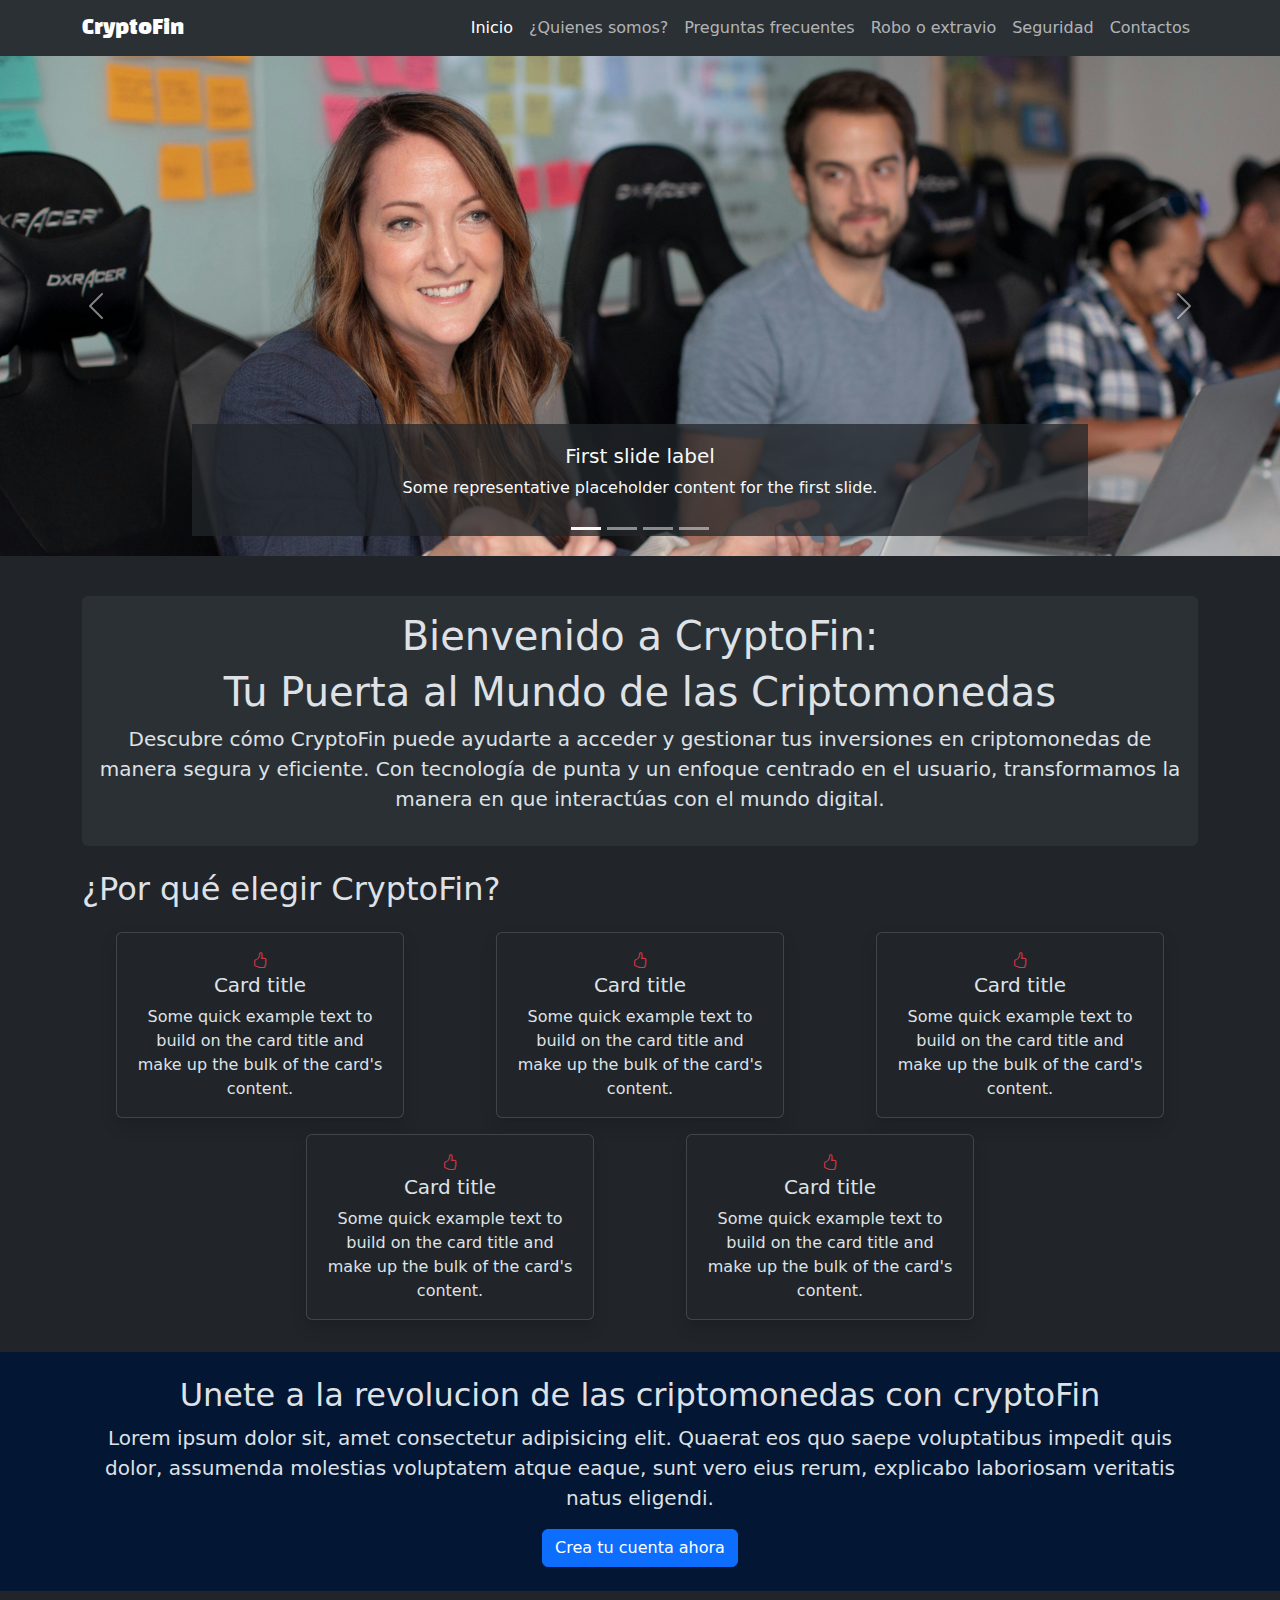
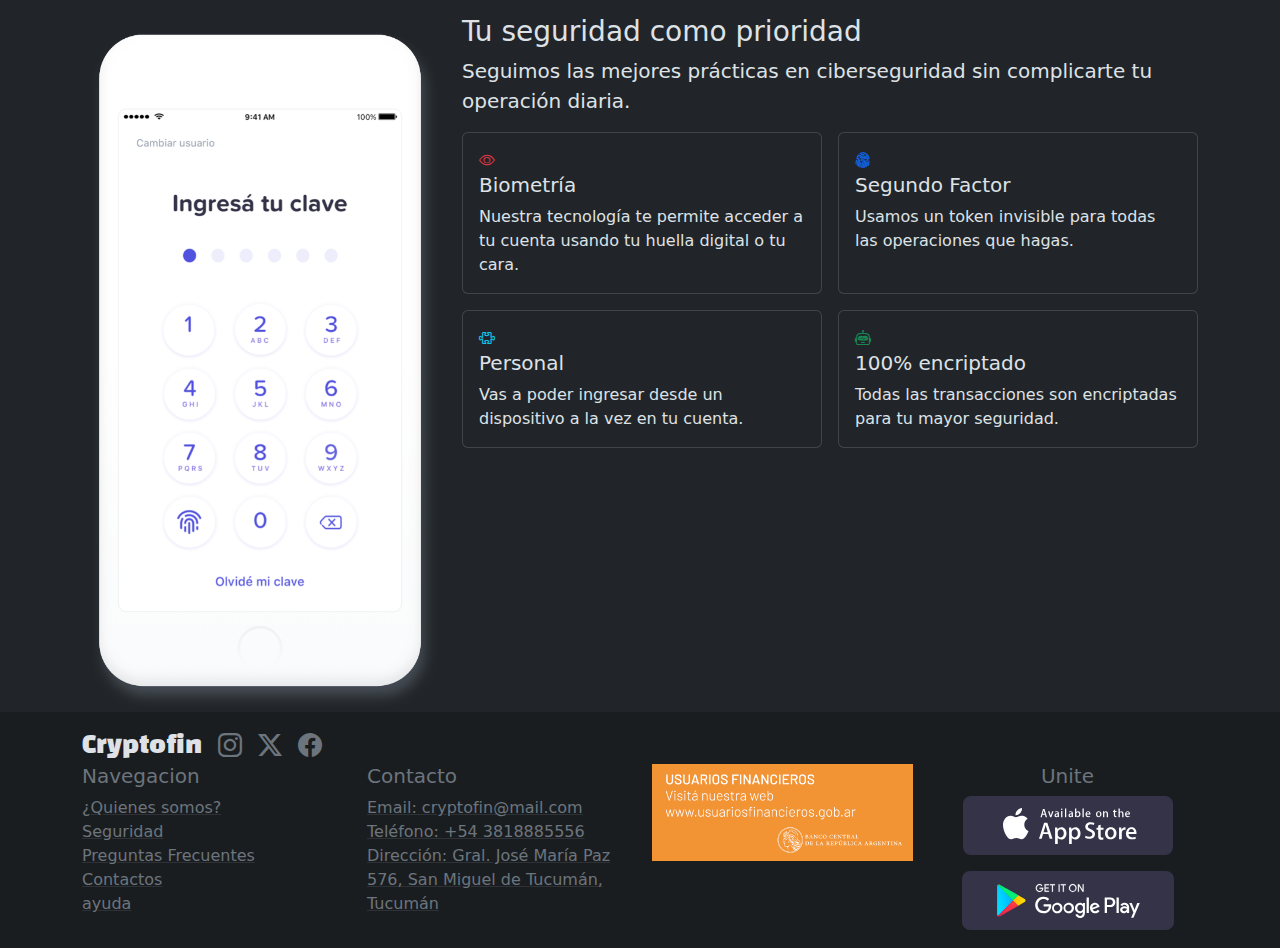
<file: index.html>
<!DOCTYPE html>
<html lang="es" data-bs-theme="dark">
  <head>
    <meta charset="UTF-8" />
    <meta name="viewport" content="width=device-width, initial-scale=1.0" />
    <meta name="description" content="" />
    <meta name="keywords" content="" />
    <link rel="stylesheet" href="./css/bootstrap.min.css" />
    <link rel="stylesheet" href="./css/style.css" />
    <title>CryptoFin</title>
  </head>
  <body>
    <header>
      <nav class="navbar navbar-expand-lg bg-body-tertiary">
        <div class="container">
          <a class="navbar-brand marca" href="./index.html">CryptoFin</a>
          <button
            class="navbar-toggler"
            type="button"
            data-bs-toggle="collapse"
            data-bs-target="#navbarSupportedContent"
            aria-controls="navbarSupportedContent"
            aria-expanded="false"
            aria-label="Toggle navigation"
          >
            <span class="navbar-toggler-icon"></span>
          </button>
          <div class="collapse navbar-collapse" id="navbarSupportedContent">
            <ul class="navbar-nav ms-auto mb-2 mb-lg-0">
              <li class="nav-item">
                <a class="nav-link active" aria-current="page" href="index.html">Inicio</a>
              </li>
              <li class="nav-item">
                <a class="nav-link" href="./pages/quienesSomos.html">¿Quienes somos?</a>
              </li>
              <li class="nav-item">
                <a class="nav-link" href="./pages/preguntasFrecuentes.html">Preguntas frecuentes</a>
              </li>
              <li class="nav-item">
                <a class="nav-link" href="./pages/error404.html">Robo o extravio</a>
              </li>
              <li class="nav-item">
                <a class="nav-link" href="./pages/seguridad.html">Seguridad</a>
              </li>
              <li class="nav-item">
                <a class="nav-link" href="./pages/contactos.html">Contactos</a>
              </li>
              

              
            </ul>
          </div>
        </div>
      </nav>
    </header>
    <main>
      <section id="carouselCryptoFin" class="carousel slide">
        <div class="carousel-indicators">
            <button type="button" data-bs-target="#carouselCryptoFin" data-bs-slide-to="0" class="active bg-light" aria-current="true" aria-label="Slide 1"></button>
            <button type="button" data-bs-target="#carouselCryptoFin" data-bs-slide-to="1" class="bg-light" aria-label="Slide 2"></button>
            <button type="button" data-bs-target="#carouselCryptoFin" data-bs-slide-to="2" class="bg-light" aria-label="Slide 3"></button>
            <button type="button" data-bs-target="#carouselCryptoFin" data-bs-slide-to="3" class="bg-light" aria-label="Slide 4"></button>
        </div>
        <div class="carousel-inner">
            <div class="carousel-item active">
                <img src="./img/banner/atencion.jpg" class="d-block w-100 img-carousel-crypto" alt="imagen de atencion">
                <div class="carousel-caption d-none d-md-block text-light bg-dark bg-opacity-75">
                    <h5>First slide label</h5>
                    <p>Some representative placeholder content for the first slide.</p>
                </div>
            </div>
            <div class="carousel-item">
                <img src="./img/banner/dolar.jpg" class="d-block w-100 img-carousel-crypto" alt="imagen de dolar">
                <div class="carousel-caption d-none d-md-block text-light bg-dark bg-opacity-75">
                    <h5>Second slide label</h5>
                    <p>Some representative placeholder content for the second slide.</p>
                </div>
            </div>
            <div class="carousel-item">
                <img src="./img/banner/crypto.jpeg" class="d-block w-100 img-carousel-crypto" alt="imagen de crypto">
                <div class="carousel-caption d-none d-md-block text-light bg-dark bg-opacity-75">
                    <h5>Third slide label</h5>
                    <p>Some representative placeholder content for the third slide.</p>
                </div>
            </div>
            <div class="carousel-item">
                <img src="./img/banner/inversion.jpg" class="d-block w-100 img-carousel-crypto" alt="Imagen de inversion">
                <div class="carousel-caption d-none d-md-block text-light bg-dark bg-opacity-75">
                    <h5>Fourth slide label</h5>
                    <p>Some representative placeholder content for the fourth slide.</p>
                </div>
            </div>
        </div>
        <button class="carousel-control-prev" type="button" data-bs-target="#carouselCryptoFin" data-bs-slide="prev">
            <span class="carousel-control-prev-icon" aria-hidden="true"></span>
            <span class="visually-hidden">Previous</span>
        </button>
        <button class="carousel-control-next" type="button" data-bs-target="#carouselCryptoFin" data-bs-slide="next">
            <span class="carousel-control-next-icon" aria-hidden="true"></span>
            <span class="visually-hidden">Next</span>
        </button>
    </section>
<section class="container py-3 centrar">
  <article class="container bg-body-tertiary rounded max text-center m-4 p-3 mx-auto">
    <h1>Bienvenido a CryptoFin:</h1>
    <h1 class="fw-thin">Tu Puerta al Mundo de las Criptomonedas</h1>
    <p class="lead">Descubre cómo CryptoFin puede ayudarte a acceder y gestionar tus inversiones en criptomonedas de manera segura y eficiente. Con tecnología de punta y un enfoque centrado en el usuario, transformamos la manera en que interactúas con el mundo digital.</p>
  </article>
  <article>
    <h2 class="my-4">¿Por qué elegir CryptoFin?</h2>
    <div class="row justify-content-center">
      <div class="col-12 col-md-6 col-lg-4 mb-3 d-flex justify-content-center">
        <div class="card shadow h-100" style="width: 18rem;">
          <div class="card-body text-center">
            <i class="bi bi-hand-thumbs-up text-danger"></i>
            <h5 class="card-title">Card title</h5>
            <p class="card-text">Some quick example text to build on the card title and make up the bulk of the card's content.</p>
          </div>
        </div>
      </div>
      
      <div class="col-12 col-md-6 col-lg-4 mb-3 d-flex justify-content-center">
        <div class="card shadow h-100" style="width: 18rem;">
          <div class="card-body text-center">
            <i class="bi bi-hand-thumbs-up text-danger"></i>
            <h5 class="card-title">Card title</h5>
            <p class="card-text">Some quick example text to build on the card title and make up the bulk of the card's content.</p>
          </div>
        </div>
      </div>
      
      <div class="col-12 col-md-6 col-lg-4 mb-3 d-flex justify-content-center">
        <div class="card shadow h-100" style="width: 18rem;">
          <div class="card-body text-center">
            <i class="bi bi-hand-thumbs-up text-danger"></i>
            <h5 class="card-title">Card title</h5>
            <p class="card-text">Some quick example text to build on the card title and make up the bulk of the card's content.</p>
          </div>
        </div>
      </div>
    
      <div class="col-12 col-md-6 col-lg-4 mb-3 d-flex justify-content-center">
        <div class="card shadow h-100" style="width: 18rem;">
          <div class="card-body text-center">
            <i class="bi bi-hand-thumbs-up text-danger"></i>
            <h5 class="card-title">Card title</h5>
            <p class="card-text">Some quick example text to build on the card title and make up the bulk of the card's content.</p>
          </div>
        </div>
      </div>
    
      <div class="col-12 col-md-6 col-lg-4 mb-3 d-flex justify-content-center">
        <div class="card shadow h-100" style="width: 18rem;">
          <div class="card-body text-center">
            <i class="bi bi-hand-thumbs-up text-danger"></i>
            <h5 class="card-title">Card title</h5>
            <p class="card-text">Some quick example text to build on the card title and make up the bulk of the card's content.</p>
          </div>
        </div>
      </div>
    </div>
  </article>
</section>

<section class="bg-primary-subtle py-4 mb-4">
  <div class="container text-center">
<h2>Unete a la revolucion de las criptomonedas con cryptoFin</h2>
<p class="lead">Lorem ipsum dolor sit, amet consectetur adipisicing elit. Quaerat eos quo saepe voluptatibus impedit quis dolor, assumenda molestias voluptatem atque eaque, sunt vero eius rerum, explicabo laboriosam veritatis natus eligendi.</p>
<button class="btn btn-primary" type="submit" data-bs-toggle="modal" data-bs-target="#modalCrearCuenta">Crea tu cuenta ahora</button>  
</div>
</section>
    
<div class="container">
  <div class="row">
    <div class="col-12 col-md-4">
      <img src="./img/iphone-illustration-sec.png" alt="foto iphone" class="img-fluid iphone">
    </div>
    <div class="col-12 col-md-8">
      <h3>Tu seguridad como prioridad</h3>
      <p class="lead">Seguimos las mejores prácticas en ciberseguridad sin complicarte tu operación diaria.</p>
      <div class="row g-3 mb-4"> 
        <div class="col-12 col-md-6">
          <div class="card h-100">
            <div class="card-body">
              <i class="bi bi-eye text-danger"></i>
              <h5 class="card-title">Biometría</h5>
              <p class="card-text">Nuestra tecnología te permite acceder a tu cuenta usando tu huella digital o tu cara.</p>
            </div>
          </div>
        </div>
        <div class="col-12 col-md-6">
          <div class="card h-100">
            <div class="card-body">
              <i class="bi bi-fingerprint text-primary"></i>
              <h5 class="card-title">Segundo Factor</h5>
              <p class="card-text">Usamos un token invisible para todas las operaciones que hagas.</p>
            </div>
          </div>
        </div>
        <div class="col-12 col-md-6">
          <div class="card h-100">
            <div class="card-body">
              <i class="bi bi-puzzle text-info"></i>
              <h5 class="card-title">Personal</h5>
              <p class="card-text">Vas a poder ingresar desde un dispositivo a la vez en tu cuenta.</p>
            </div>
          </div>
        </div>
        <div class="col-12 col-md-6">
          <div class="card h-100">
            <div class="card-body">
              <i class="bi bi-robot text-success"></i>
              <h5 class="card-title">100% encriptado</h5>
              <p class="card-text">Todas las transacciones son encriptadas para tu mayor seguridad.</p>
            </div>
          </div>
        </div>
      </div>
    </div>
  </div>
</div>

    </main>

<!-- Modal -->
<div class="modal fade" id="modalCrearCuenta" tabindex="-1" aria-labelledby="modalCrearCuentaLabel" aria-hidden="true">
  <div class="modal-dialog">
    <div class="modal-content">
      <div class="modal-header">
        <h2 class="modal-title fs-5" id="modalCrearCuentaLabel">Crea tu cuenta</h2>
        <button type="button" class="btn-close" data-bs-dismiss="modal" aria-label="Close"></button>
      </div>
      <div class="modal-body p-2">
        <p>Completa los siguientes datos para crear una cuenta:</p>
        <form id="formCrearCuenta" autocomplete="off">
          <div class="mb-3">
            <label for="fullName" class="form-label">Nombre y apellido *</label>
            <input type="text" class="form-control" placeholder="Ej: Juan Perez" id="fullName" aria-describedby="nombreHelp" required>
          </div>
          <div class="mb-3">
            <label for="InputEmail1" class="form-label">Email *</label>
            <input type="email" class="form-control" placeholder="Ej: juanperez@mail.com" id="InputEmail1" aria-describedby="emailHelp" required>
          </div>
          <div class="mb-3">
            <label for="Inputcontraseña1" class="form-label">Contraseña *</label>
            <input type="contraseña" class="form-control" id="Inputcontraseña1" required>
          </div>
          <div class="mb-3">
            <label for="Inputcontraseña2" class="form-label">Repetir contraseña *</label>
            <input type="contraseña" class="form-control" id="Inputcontraseña2" required>
          </div>
        </form>
      </div>
      <div class="modal-footer">
        <button type="submit" class="btn btn-primary" form="formCrearCuenta">Enviar</button>
      </div>
    </div>
  </div>
</div>

<footer class="bg-dark-subtle py-3">
  <div class="container">
  <div class="d-flex gap-3 justify-content-center justify-content-md-start">
      <h4 class="marca mb-0 align-self-center">Cryptofin</h4>
      <a href="" class="link-secondary"><i class="bi bi-instagram fs-4"></i></a>
      <a href="" class="link-secondary"><i class="bi bi-twitter-x fs-4"></i></a>
      <a href="" class="link-secondary"><i class="bi bi-facebook fs-4"></i></a>
  </div>
  <div class="row">
      <article class="col-12 col-md-6 col-lg-3 text-center text-md-start"><h5 class="text-secondary">Navegacion</h5>
      <ul class="list-unstyled">
        <li><a href="./quienesSomos.html" class="link-secondary link-underline-opacity-25 link-underline-opacity-100-hover">¿Quienes somos?</a></li>
        <li><a href="./seguridad.html" class="link-secondary link-underline-opacity-25 link-underline-opacity-100-hover">Seguridad</a></li>
        <li><a href="./preguntasFrecuentes.html" class="link-secondary link-underline-opacity-25 link-underline-opacity-100-hover">Preguntas Frecuentes</a></li>
        <li><a href="./contactos.html" class="link-secondary link-underline-opacity-25 link-underline-opacity-100-hover">Contactos</a></li>
        <li><a href="./error404.html" class="link-secondary link-underline-opacity-25 link-underline-opacity-100-hover">ayuda</a></li>
      </ul>
      </article>
      <article class="col-12 col-md-6 col-lg-3 text-center text-md-start"><h5 class="text-secondary">Contacto</h5>
        <ul class="list-unstyled">
          <li><a href="" class="link-secondary link-underline-opacity-25 link-underline-opacity-100-hover">Email: cryptofin@mail.com</a></li>
          <li><a href="./error404.html" class="link-secondary link-underline-opacity-25 link-underline-opacity-100-hover">Teléfono: +54 3818885556 </a></li>
          <li><a href="https://maps.app.goo.gl/5nXTdLfif41Eq9V38" target="_blank" class="link-secondary link-underline-opacity-25 link-underline-opacity-100-hover">Dirección: Gral. José María Paz 576, San Miguel de Tucumán, Tucumán</a></li>
        </ul></article>
      <article class="col-12 col-md-6 col-lg-3">
      <a href="./error404.html">
        <img src="./img/usuariosfinancieros.png" alt="Logo usuarios financieros Banco Central" class="img-fluid">
      </a>
      </article>
      <article class="col-12 col-md-6 col-lg-3">
        <div class="text-center">
        <h5 class="text-secondary">Unite</h5>
        <a href="./error404.html">
        <img src="./img/badge-apple-store.svg" alt="Logo apple store">
        <img src="./img/google-play-badge-bb.svg" alt="Logo google play" class="mt-3">
      </a>
    </div>
      </article>
  </div>
</div>
</div>
</footer>
    <script src="./js/bootstrap.min.js"></script>
  </body>
</html>
</file>
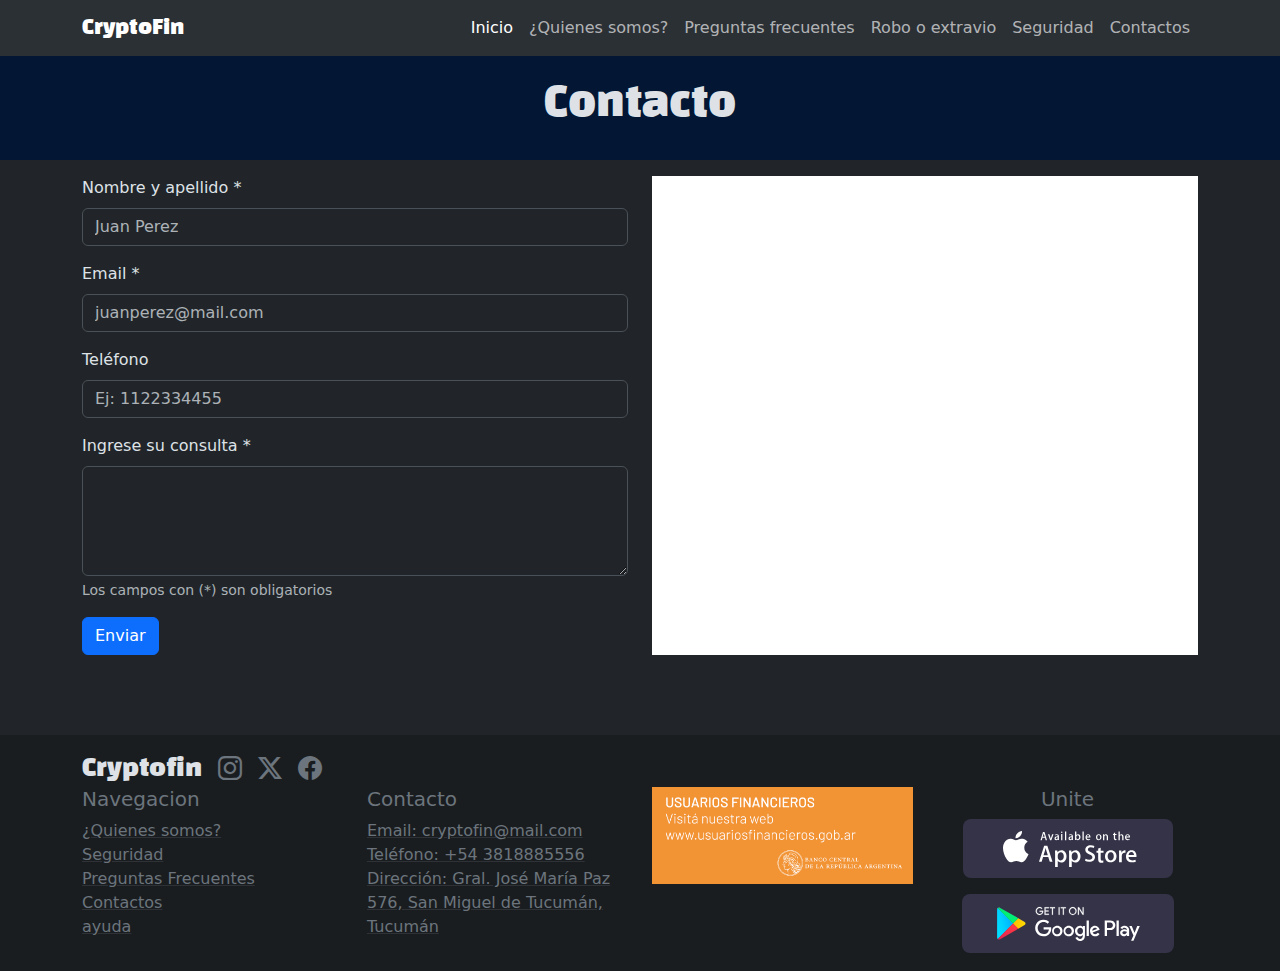
<file: pages/contactos.html>
<!DOCTYPE html>
<html lang="es" data-bs-theme="dark">
  <head>
    <meta charset="UTF-8" />
    <meta name="viewport" content="width=device-width, initial-scale=1.0" />
    <meta name="description" content="" />
    <meta name="keywords" content="" />
    <link rel="stylesheet" href="../css/bootstrap.min.css" />
    <link rel="stylesheet" href="../css/style.css" />
    <title>CryptoFin</title>
  </head>
  <body>
    <header>
      <nav class="navbar navbar-expand-lg bg-body-tertiary">
        <div class="container">
          <a class="navbar-brand marca" href="../index.html">CryptoFin</a>
          <button
            class="navbar-toggler"
            type="button"
            data-bs-toggle="collapse"
            data-bs-target="#navbarSupportedContent"
            aria-controls="navbarSupportedContent"
            aria-expanded="false"
            aria-label="Toggle navigation"
          >
            <span class="navbar-toggler-icon"></span>
          </button>
          <div class="collapse navbar-collapse" id="navbarSupportedContent">
            <ul class="navbar-nav ms-auto mb-2 mb-lg-0">
              <li class="nav-item">
                <a class="nav-link active" aria-current="page" href="../index.html">Inicio</a>
              </li>
              <li class="nav-item">
                <a class="nav-link" href="./quienesSomos.html">¿Quienes somos?</a>
              </li>
              <li class="nav-item">
                <a class="nav-link" href="./preguntasFrecuentes.html">Preguntas frecuentes</a>
              </li>
              <li class="nav-item">
                <a class="nav-link" href="./error404.html">Robo o extravio</a>
              </li>
              <li class="nav-item">
                <a class="nav-link" href="./seguridad.html">Seguridad</a>
              </li>
              <li class="nav-item">
                <a class="nav-link" href="./contactos.html">Contactos</a>
              </li>
              

              
            </ul>
          </div>
        </div>
      </nav>
    </header>
    <main class="mb-5">
      <section class="bg-primary-subtle py-4">
        <h1 class="text-center marca">Contacto</h1>
      </section>
      <section class="container my-3">
        <div class="row">
<article class="col-12 col-md-6 mb-3">
  <form>
    <div class="mb-3">
      <label for="fullName" class="form-label">Nombre y apellido *</label>
<input type="text" class="form-control" placeholder="Juan Perez" id="fullName" aria-describedby="nameHelp">
    </div>
    <div class="mb-3">
      <label for="exampleInputEmail1" class="form-label">Email *</label>
      <input type="email" class="form-control" placeholder="juanperez@mail.com" id="exampleInputEmail1" aria-describedby="emailHelp">
    </div>
    <div class="mb-3">
      <label for="phoneNumber" class="form-label">Teléfono</label>
<input type="tel" class="form-control" id="phoneNumber" placeholder="Ej: 1122334455">

    </div>
    <div class="mb-3">
      <label for="consulta" class="form-label">Ingrese su consulta *</label>
      <textarea id="consulta" class="form-control" rows="4" minlength="10" maxlength="250" required></textarea>
      <div id="emailHelp" class="form-text">Los campos con (*) son obligatorios</div>
  </div>
    
    <button type="submit" class="btn btn-primary">Enviar</button>
  </form>
</article>
<article class="col-12 col-md-6 mb-3">
  <iframe src="https://www.google.com/maps/embed?pb=!1m18!1m12!1m3!1d3560.106067949496!2d-65.20974192534409!3d-26.836578490025605!2m3!1f0!2f0!3f0!3m2!1i1024!2i768!4f13.1!3m3!1m2!1s0x94225d3ad7f30f1d%3A0xf8606cd659b8e3e4!2sRollingCode%20School!5e0!3m2!1ses!2sar!4v1741836022795!5m2!1ses!2sar" allowfullscreen="" loading="lazy" referrerpolicy="no-referrer-when-downgrade" class="w-100 h-100"></iframe>
</article>
        </div>
      </section>

      <!--<nav aria-label="Page navigation example" class="d-flex justify-content-center">
        <ul class="pagination">
          <li class="page-item">
            <a class="page-link" href="#" aria-label="Previous">
              <span aria-hidden="true">&laquo;</span>
            </a>
          </li>
          <li class="page-item active"><a class="page-link" href="#">1</a></li>
          <li class="page-item"><a class="page-link" href="#">2</a></li>
          <li class="page-item"><a class="page-link" href="#">3</a></li>
          <li class="page-item">
            <a class="page-link" href="#" aria-label="Next">
              <span aria-hidden="true">&raquo;</span>
            </a>
          </li>
        </ul>
      </nav>-->
    </main>
    


    <footer class="bg-dark-subtle py-3">
      <div class="container">
      <div class="d-flex gap-3 justify-content-center justify-content-md-start">
          <h4 class="marca mb-0 align-self-center">Cryptofin</h4>
          <a href="" class="link-secondary"><i class="bi bi-instagram fs-4"></i></a>
          <a href="" class="link-secondary"><i class="bi bi-twitter-x fs-4"></i></a>
          <a href="" class="link-secondary"><i class="bi bi-facebook fs-4"></i></a>
      </div>
      <div class="row">
          <article class="col-12 col-md-6 col-lg-3 text-center text-md-start"><h5 class="text-secondary">Navegacion</h5>
          <ul class="list-unstyled">
            <li><a href="./quienesSomos.html" class="link-secondary link-underline-opacity-25 link-underline-opacity-100-hover">¿Quienes somos?</a></li>
            <li><a href="./seguridad.html" class="link-secondary link-underline-opacity-25 link-underline-opacity-100-hover">Seguridad</a></li>
            <li><a href="./preguntasFrecuentes.html" class="link-secondary link-underline-opacity-25 link-underline-opacity-100-hover">Preguntas Frecuentes</a></li>
            <li><a href="./contactos.html" class="link-secondary link-underline-opacity-25 link-underline-opacity-100-hover">Contactos</a></li>
            <li><a href="./error404.html" class="link-secondary link-underline-opacity-25 link-underline-opacity-100-hover">ayuda</a></li>
          </ul>
          </article>
          <article class="col-12 col-md-6 col-lg-3 text-center text-md-start"><h5 class="text-secondary">Contacto</h5>
            <ul class="list-unstyled">
              <li><a href="" class="link-secondary link-underline-opacity-25 link-underline-opacity-100-hover">Email: cryptofin@mail.com</a></li>
              <li><a href="./error404.html" class="link-secondary link-underline-opacity-25 link-underline-opacity-100-hover">Teléfono: +54 3818885556 </a></li>
              <li><a href="https://maps.app.goo.gl/5nXTdLfif41Eq9V38" target="_blank" class="link-secondary link-underline-opacity-25 link-underline-opacity-100-hover">Dirección: Gral. José María Paz 576, San Miguel de Tucumán, Tucumán</a></li>
            </ul></article>
          <article class="col-12 col-md-6 col-lg-3">
          <a href="./error404.html">
            <img src="../img/usuariosfinancieros.png" alt="Logo usuarios financieros Banco Central" class="img-fluid">
          </a>
          </article>
          <article class="col-12 col-md-6 col-lg-3">
            <div class="text-center">
            <h5 class="text-secondary">Unite</h5>
            <a href="./error404.html">
            <img src="../img/badge-apple-store.svg" alt="Logo apple store">
            <img src="../img/google-play-badge-bb.svg" alt="Logo google play" class="mt-3">
          </a>
        </div>
          </article>
      </div>
  </div>
</div>
  </footer>
    <script src="../js/bootstrap.min.js"></script>
  </body>
</html>
</file>
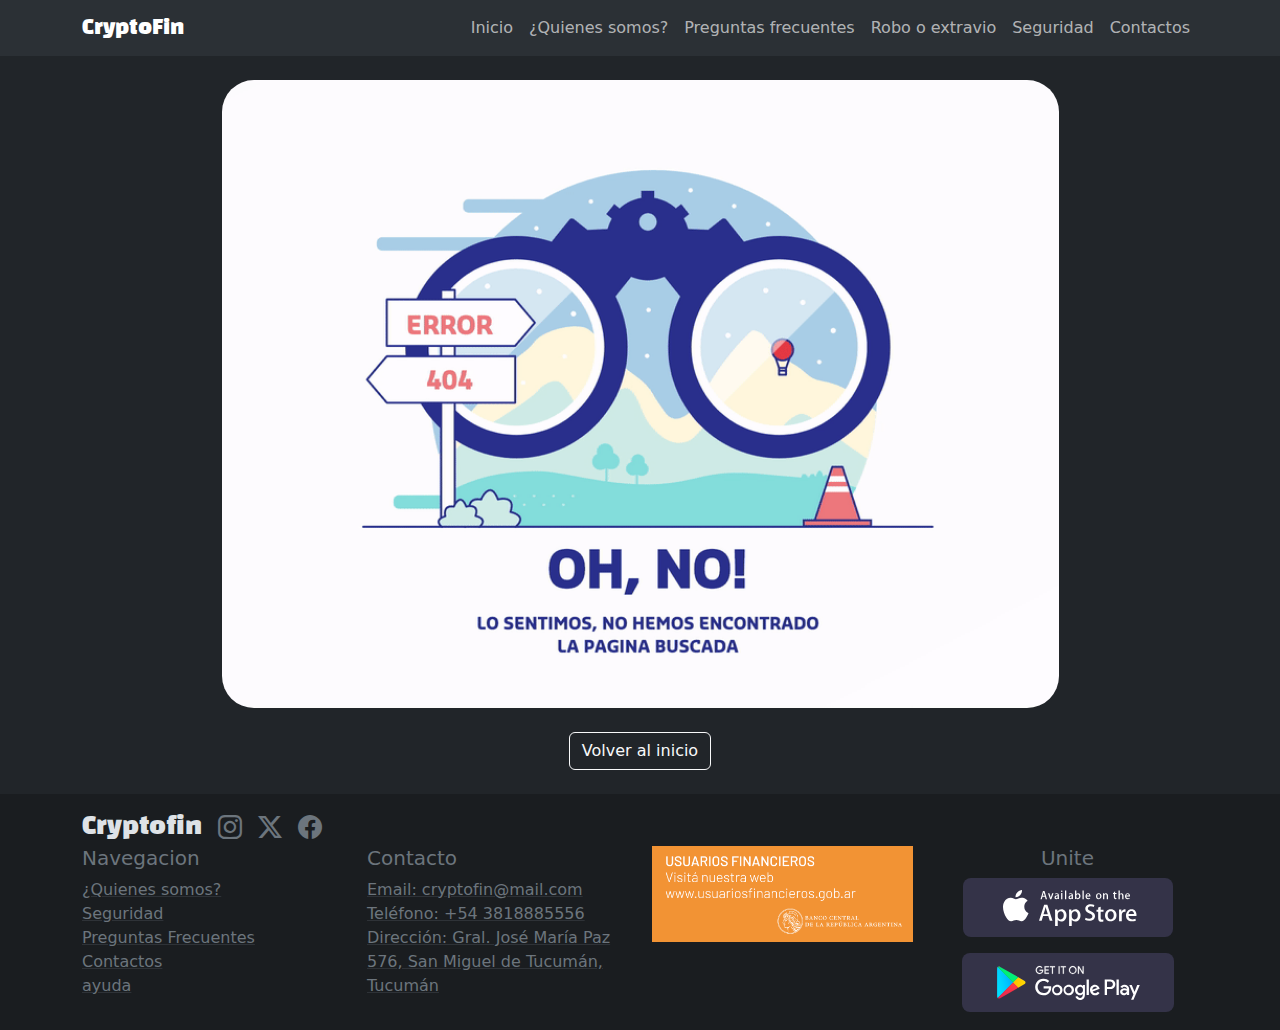
<file: pages/error404.html>
<!DOCTYPE html>
<html lang="es" data-bs-theme="dark">
  <head>
    <meta charset="UTF-8" />
    <meta name="viewport" content="width=device-width, initial-scale=1.0" />
    <meta name="description" content="" />
    <meta name="keywords" content="" />
    <link rel="stylesheet" href="../css/bootstrap.min.css" />
    <link rel="stylesheet" href="../css/style.css" />
    <title>CryptoFin</title>
  </head>
  <body>
    <header>
      <nav class="navbar navbar-expand-lg bg-body-tertiary">
        <div class="container">
          <a class="navbar-brand marca" href="../index.html">CryptoFin</a>
          <button
            class="navbar-toggler"
            type="button"
            data-bs-toggle="collapse"
            data-bs-target="#navbarSupportedContent"
            aria-controls="navbarSupportedContent"
            aria-expanded="false"
            aria-label="Toggle navigation"
          >
            <span class="navbar-toggler-icon"></span>
          </button>
          <div class="collapse navbar-collapse" id="navbarSupportedContent">
            <ul class="navbar-nav ms-auto mb-2 mb-lg-0">
              <li class="nav-item">
                <a class="nav-link" aria-current="page" href="../index.html">Inicio</a>
              </li>
              <li class="nav-item">
                <a class="nav-link" href="./quienesSomos.html">¿Quienes somos?</a>
              </li>
              <li class="nav-item">
                <a class="nav-link" href="./preguntasFrecuentes.html">Preguntas frecuentes</a>
              </li>
              <li class="nav-item">
                <a class="nav-link" href="./error404.html">Robo o extravio</a>
              </li>
              <li class="nav-item">
                <a class="nav-link" href="./seguridad.html">Seguridad</a>
              </li>
              <li class="nav-item">
                <a class="nav-link" href="./contactos.html">Contactos</a>
              </li>
              

              
            </ul>
          </div>
        </div>
      </nav>
    </header>
    <main class="container my-4 d-flex flex-column align-items-center">
      <img src="../img/404.gif" alt="Logo de error404" class="w-75 rounded-5">
      <a href="../index.html" class="btn btn-outline-light mt-4">Volver al inicio</a>
    </main>
    


    <footer class="bg-dark-subtle py-3">
      <div class="container">
      <div class="d-flex gap-3 justify-content-center justify-content-md-start">
          <h4 class="marca mb-0 align-self-center">Cryptofin</h4>
          <a href="" class="link-secondary"><i class="bi bi-instagram fs-4"></i></a>
          <a href="" class="link-secondary"><i class="bi bi-twitter-x fs-4"></i></a>
          <a href="" class="link-secondary"><i class="bi bi-facebook fs-4"></i></a>
      </div>
      <div class="row">
          <article class="col-12 col-md-6 col-lg-3 text-center text-md-start"><h5 class="text-secondary">Navegacion</h5>
          <ul class="list-unstyled">
            <li><a href="./quienesSomos.html" class="link-secondary link-underline-opacity-25 link-underline-opacity-100-hover">¿Quienes somos?</a></li>
            <li><a href="./seguridad.html" class="link-secondary link-underline-opacity-25 link-underline-opacity-100-hover">Seguridad</a></li>
            <li><a href="./preguntasFrecuentes.html" class="link-secondary link-underline-opacity-25 link-underline-opacity-100-hover">Preguntas Frecuentes</a></li>
            <li><a href="./contactos.html" class="link-secondary link-underline-opacity-25 link-underline-opacity-100-hover">Contactos</a></li>
            <li><a href="./error404.html" class="link-secondary link-underline-opacity-25 link-underline-opacity-100-hover">ayuda</a></li>
          </ul>
          </article>
          <article class="col-12 col-md-6 col-lg-3 text-center text-md-start"><h5 class="text-secondary">Contacto</h5>
            <ul class="list-unstyled">
              <li><a href="" class="link-secondary link-underline-opacity-25 link-underline-opacity-100-hover">Email: cryptofin@mail.com</a></li>
              <li><a href="./error404.html" class="link-secondary link-underline-opacity-25 link-underline-opacity-100-hover">Teléfono: +54 3818885556 </a></li>
              <li><a href="https://maps.app.goo.gl/5nXTdLfif41Eq9V38" target="_blank" class="link-secondary link-underline-opacity-25 link-underline-opacity-100-hover">Dirección: Gral. José María Paz 576, San Miguel de Tucumán, Tucumán</a></li>
            </ul></article>
          <article class="col-12 col-md-6 col-lg-3">
          <a href="./error404.html">
            <img src="../img/usuariosfinancieros.png" alt="Logo usuarios financieros Banco Central" class="img-fluid">
          </a>
          </article>
          <article class="col-12 col-md-6 col-lg-3">
            <div class="text-center">
            <h5 class="text-secondary">Unite</h5>
            <a href="./error404.html">
            <img src="../img/badge-apple-store.svg" alt="Logo apple store">
            <img src="../img/google-play-badge-bb.svg" alt="Logo google play" class="mt-3">
          </a>
        </div>
          </article>
      </div>
  </div>
</div>
  </footer>
    <script src="../js/bootstrap.min.js"></script>
  </body>
</html>
</file>
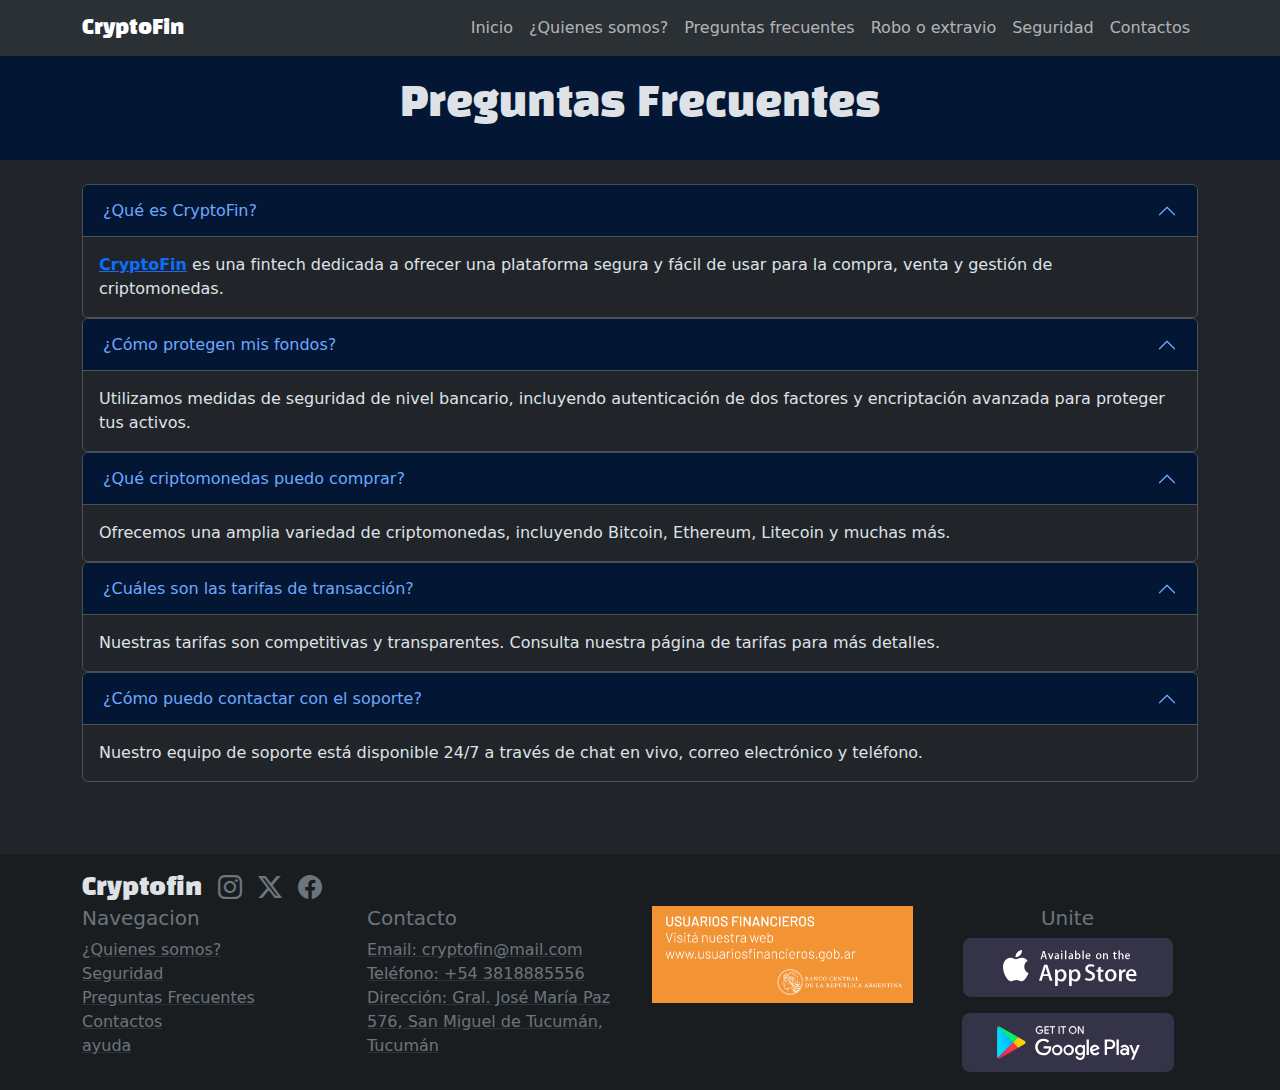
<file: pages/preguntasFrecuentes.html>
<!DOCTYPE html>
<html lang="es" data-bs-theme="dark">
  <head>
    <meta charset="UTF-8" />
    <meta name="viewport" content="width=device-width, initial-scale=1.0" />
    <meta name="description" content="" />
    <meta name="keywords" content="" />
    <link rel="stylesheet" href="../css/bootstrap.min.css" />
    <link rel="stylesheet" href="../css/style.css" />
    <title>CryptoFin</title>
  </head>
  <body>
    <header>
      <nav class="navbar navbar-expand-lg bg-body-tertiary">
        <div class="container">
          <a class="navbar-brand marca" href="../index.html">CryptoFin</a>
          <button
            class="navbar-toggler"
            type="button"
            data-bs-toggle="collapse"
            data-bs-target="#navbarSupportedContent"
            aria-controls="navbarSupportedContent"
            aria-expanded="false"
            aria-label="Toggle navigation"
          >
            <span class="navbar-toggler-icon"></span>
          </button>
          <div class="collapse navbar-collapse" id="navbarSupportedContent">
            <ul class="navbar-nav ms-auto mb-2 mb-lg-0">
              <li class="nav-item">
                <a class="nav-link" aria-current="page" href="../index.html">Inicio</a>
              </li>
              <li class="nav-item">
                <a class="nav-link" href="./quienesSomos.html">¿Quienes somos?</a>
              </li>
              <li class="nav-item">
                <a class="nav-link" href="./preguntasFrecuentes.html">Preguntas frecuentes</a>
              </li>
              <li class="nav-item">
                <a class="nav-link" href="./error404.html">Robo o extravio</a>
              </li>
              <li class="nav-item">
                <a class="nav-link" href="./seguridad.html">Seguridad</a>
              </li>
              <li class="nav-item">
                <a class="nav-link" href="./contactos.html">Contactos</a>
              </li>
              

              
            </ul>
          </div>
        </div>
      </nav>
    </header>
    <main class="mb-5">
        <section class="bg-primary-subtle py-4">
            <h1 class="text-center marca">Preguntas Frecuentes</h1>
          </section>
          <section class="container my-4">
<article>
    <div class="accordion" id="acordion">
<div class="accordion-item">
<h4 class="accordion-header">
    <button class="accordion-button" type="button" data-bs-toggle="collapse" data-bs-target="#QueEsCryptoFin" aria-expanded="true" aria-controls="collapseOne">¿Qué es CryptoFin?</button>
</h4>
<div id="QueEsCryptoFin" class="accordion collapse collapse show" data-bs-parent="#acordion">
<div class="acordion-body p-3">
<strong class="text-primary text-decoration-underline">CryptoFin</strong>
es una fintech dedicada a ofrecer una plataforma segura y fácil de usar para la compra, venta y gestión de criptomonedas.
</div>
</div>
</div>
    </div>
</article>
<article>
  <div class="accordion" id="acordion">
<div class="accordion-item">
<h4 class="accordion-header">
  <button class="accordion-button" type="button" data-bs-toggle="collapse" data-bs-target="#ComoProtegenMisFondos" aria-expanded="true" aria-controls="collapseOne">¿Cómo protegen mis fondos?</button>
</h4>
<div id="ComoProtegenMisFondos" class="accordion collapse collapse show" data-bs-parent="#acordion">
<div class="acordion-body p-3">
Utilizamos medidas de seguridad de nivel bancario, incluyendo autenticación de dos factores y encriptación avanzada para proteger tus activos.
</div>
</div>
</div>
  </div>
</article>
<article>
  <div class="accordion" id="acordion">
<div class="accordion-item">
<h4 class="accordion-header">
  <button class="accordion-button" type="button" data-bs-toggle="collapse" data-bs-target="#QueCriptomonedasPuedoComprar" aria-expanded="true" aria-controls="collapseOne">¿Qué criptomonedas puedo comprar?</button>
</h4>
<div id="QueCriptomonedasPuedoComprar" class="accordion collapse collapse show" data-bs-parent="#acordion">
<div class="acordion-body p-3">
Ofrecemos una amplia variedad de criptomonedas, incluyendo Bitcoin, Ethereum, Litecoin y muchas más.
</div>
</div>
</div>
  </div>
</article>
<article>
  <div class="accordion" id="acordion">
<div class="accordion-item">
<h4 class="accordion-header">
  <button class="accordion-button" type="button" data-bs-toggle="collapse" data-bs-target="#CualesSonLasTarifasDeTransaccion" aria-expanded="true" aria-controls="collapseOne">¿Cuáles son las tarifas de transacción?</button>
</h4>
<div id="CualesSonLasTarifasDeTransaccion" class="accordion collapse collapse show" data-bs-parent="#acordion">
<div class="acordion-body p-3">
Nuestras tarifas son competitivas y transparentes. Consulta nuestra página de tarifas para más detalles.
</div>
</div>
</div>
  </div>
</article>
<article>
  <div class="accordion" id="acordion">
<div class="accordion-item">
<h4 class="accordion-header">
  <button class="accordion-button" type="button" data-bs-toggle="collapse" data-bs-target="#ComoPuedoContactarConElSoporte" aria-expanded="true" aria-controls="collapseOne">¿Cómo puedo contactar con el soporte?</button>
</h4>
<div id="ComoPuedoContactarConElSoporte" class="accordion collapse collapse show" data-bs-parent="#acordion">
<div class="acordion-body p-3">
Nuestro equipo de soporte está disponible 24/7 a través de chat en vivo, correo electrónico y teléfono.
</div>
</div>
</div>
  </div>
</article>
          </section>
    </main>
    


    <footer class="bg-dark-subtle py-3">
      <div class="container">
      <div class="d-flex gap-3 justify-content-center justify-content-md-start">
          <h4 class="marca mb-0 align-self-center">Cryptofin</h4>
          <a href="" class="link-secondary"><i class="bi bi-instagram fs-4"></i></a>
          <a href="" class="link-secondary"><i class="bi bi-twitter-x fs-4"></i></a>
          <a href="" class="link-secondary"><i class="bi bi-facebook fs-4"></i></a>
      </div>
      <div class="row">
          <article class="col-12 col-md-6 col-lg-3 text-center text-md-start"><h5 class="text-secondary">Navegacion</h5>
          <ul class="list-unstyled">
            <li><a href="./quienesSomos.html" class="link-secondary link-underline-opacity-25 link-underline-opacity-100-hover">¿Quienes somos?</a></li>
            <li><a href="./seguridad.html" class="link-secondary link-underline-opacity-25 link-underline-opacity-100-hover">Seguridad</a></li>
            <li><a href="./preguntasFrecuentes.html" class="link-secondary link-underline-opacity-25 link-underline-opacity-100-hover">Preguntas Frecuentes</a></li>
            <li><a href="./contactos.html" class="link-secondary link-underline-opacity-25 link-underline-opacity-100-hover">Contactos</a></li>
            <li><a href="./error404.html" class="link-secondary link-underline-opacity-25 link-underline-opacity-100-hover">ayuda</a></li>
          </ul>
          </article>
          <article class="col-12 col-md-6 col-lg-3 text-center text-md-start"><h5 class="text-secondary">Contacto</h5>
            <ul class="list-unstyled">
              <li><a href="" class="link-secondary link-underline-opacity-25 link-underline-opacity-100-hover">Email: cryptofin@mail.com</a></li>
              <li><a href="./error404.html" class="link-secondary link-underline-opacity-25 link-underline-opacity-100-hover">Teléfono: +54 3818885556 </a></li>
              <li><a href="https://maps.app.goo.gl/5nXTdLfif41Eq9V38" target="_blank" class="link-secondary link-underline-opacity-25 link-underline-opacity-100-hover">Dirección: Gral. José María Paz 576, San Miguel de Tucumán, Tucumán</a></li>
            </ul></article>
          <article class="col-12 col-md-6 col-lg-3">
          <a href="./error404.html">
            <img src="../img/usuariosfinancieros.png" alt="Logo usuarios financieros Banco Central" class="img-fluid">
          </a>
          </article>
          <article class="col-12 col-md-6 col-lg-3">
            <div class="text-center">
            <h5 class="text-secondary">Unite</h5>
            <a href="./error404.html">
            <img src="../img/badge-apple-store.svg" alt="Logo apple store">
            <img src="../img/google-play-badge-bb.svg" alt="Logo google play" class="mt-3">
          </a>
        </div>
          </article>
      </div>
  </div>
</div>
  </footer>
    <script src="../js/bootstrap.min.js"></script>
  </body>
</html>
</file>
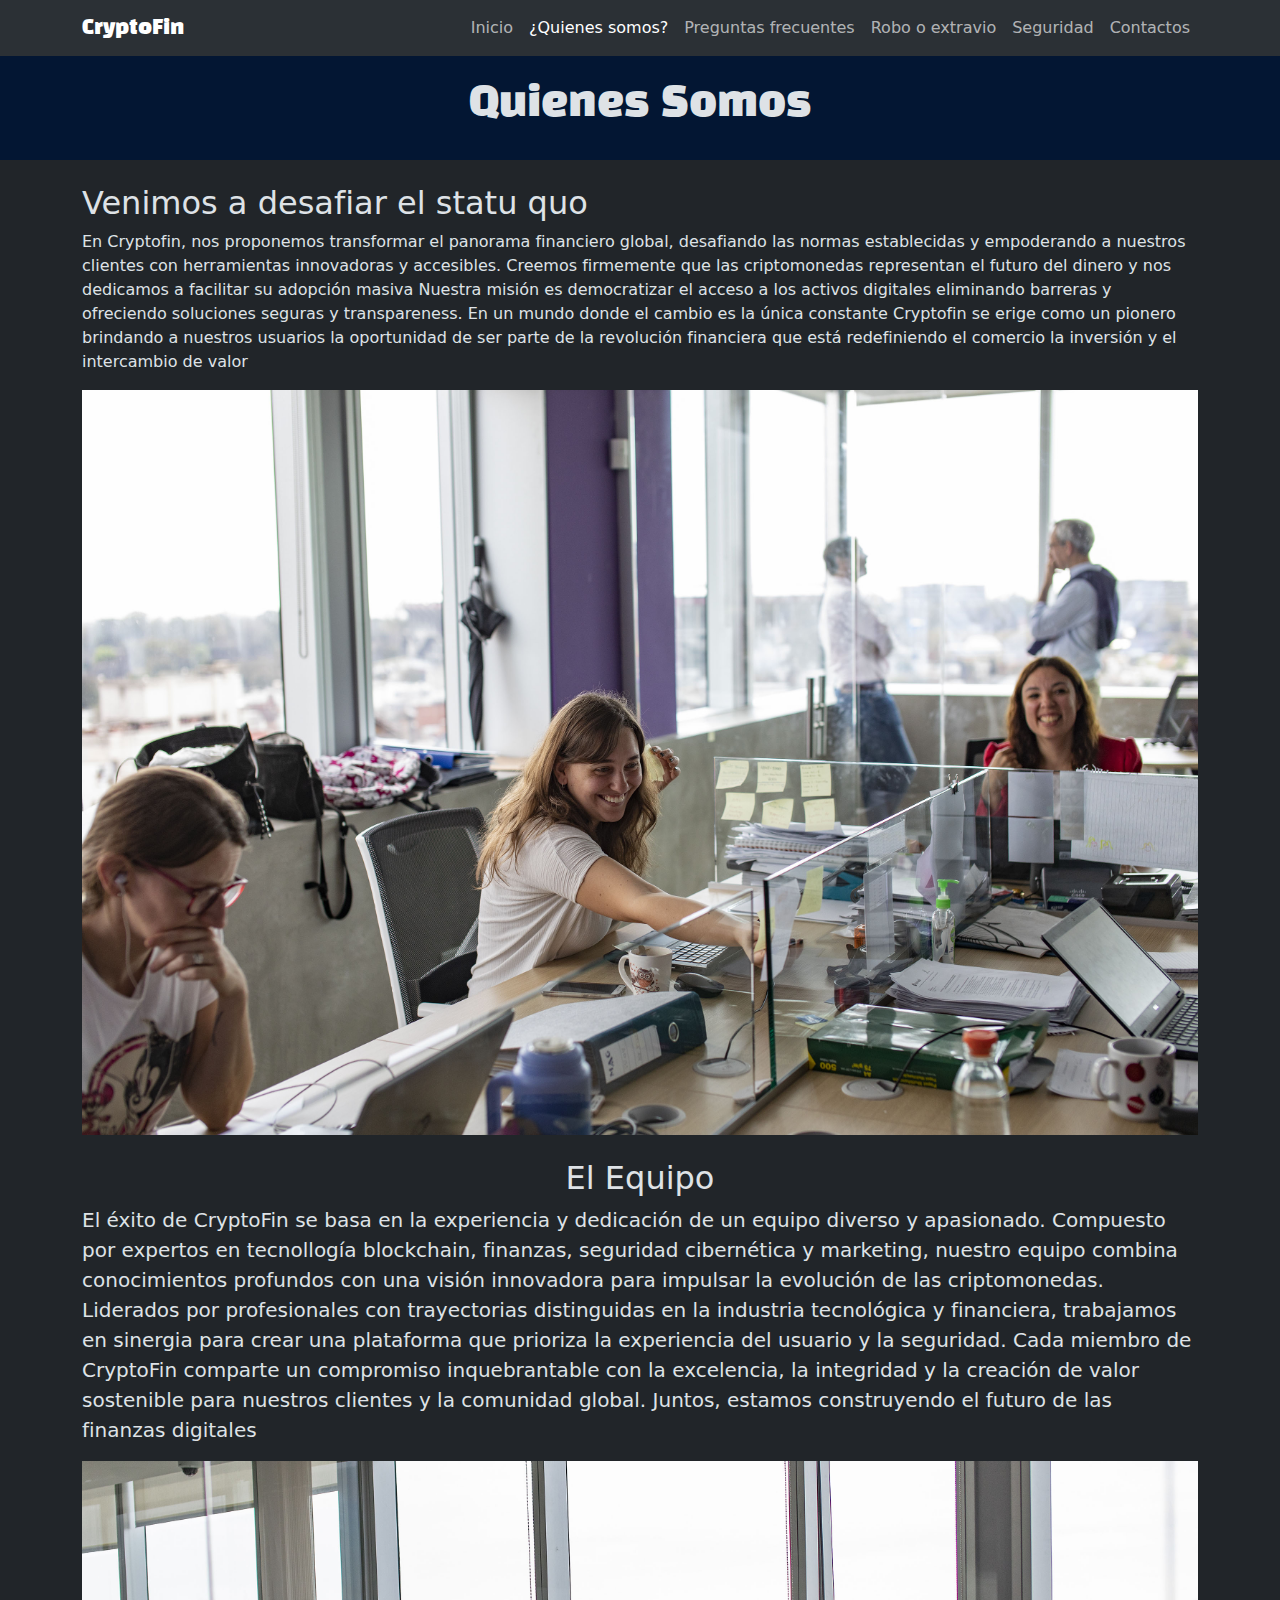
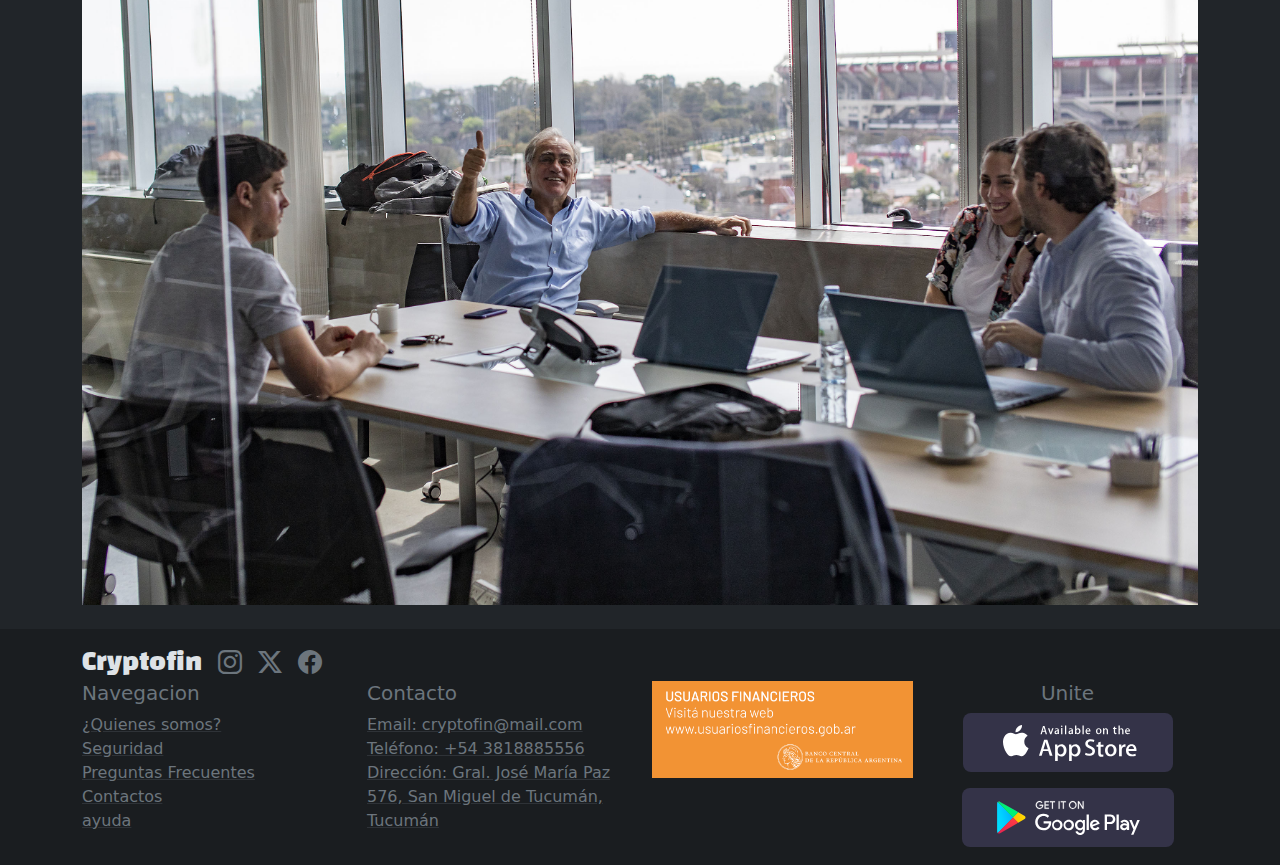
<file: pages/quienesSomos.html>
<!DOCTYPE html>
<html lang="es" data-bs-theme="dark">
  <head>
    <meta charset="UTF-8" />
    <meta name="viewport" content="width=device-width, initial-scale=1.0" />
    <meta name="description" content="" />
    <meta name="keywords" content="" />
    <link rel="stylesheet" href="../css/bootstrap.min.css" />
    <link rel="stylesheet" href="../css/style.css" />
    <title>CryptoFin</title>
  </head>
  <body>
    <header>
      <nav class="navbar navbar-expand-lg bg-body-tertiary">
        <div class="container">
          <a class="navbar-brand marca" href="../index.html">CryptoFin</a>
          <button
            class="navbar-toggler"
            type="button"
            data-bs-toggle="collapse"
            data-bs-target="#navbarSupportedContent"
            aria-controls="navbarSupportedContent"
            aria-expanded="false"
            aria-label="Toggle navigation"
          >
            <span class="navbar-toggler-icon"></span>
          </button>
          <div class="collapse navbar-collapse" id="navbarSupportedContent">
            <ul class="navbar-nav ms-auto mb-2 mb-lg-0">
              <li class="nav-item">
                <a class="nav-link" href="../index.html">Inicio</a>
              </li>
              <li class="nav-item">
                <a class="nav-link active" href="./quienesSomos.html">¿Quienes somos?</a>
              </li>
              <li class="nav-item">
                <a class="nav-link" href="./preguntasFrecuentes.html">Preguntas frecuentes</a>
              </li>
              <li class="nav-item">
                <a class="nav-link" href="./error404.html">Robo o extravio</a>
              </li>
              <li class="nav-item">
                <a class="nav-link" href="./seguridad.html">Seguridad</a>
              </li>
              <li class="nav-item">
                <a class="nav-link" href="./contactos.html">Contactos</a>
              </li>
              

              
            </ul>
          </div>
        </div>
      </nav>
    </header>
    <main>
        <section class="bg-primary-subtle py-4">
            <h1 class="text-center marca">Quienes Somos</h1>
          </section>
          <section class="container my-4">
<h2>Venimos a desafiar el statu quo</h2>
<p>En Cryptofin, nos proponemos transformar el panorama financiero global, desafiando las normas establecidas y empoderando a nuestros clientes con herramientas innovadoras y accesibles. Creemos firmemente que las criptomonedas representan el futuro del dinero y nos dedicamos a facilitar su adopción masiva Nuestra misión es democratizar el acceso a los activos digitales eliminando barreras y ofreciendo soluciones seguras y transpareness. En un mundo donde el cambio es la única constante Cryptofin se erige como un pionero brindando a nuestros usuarios la oportunidad de ser parte de la revolución financiera que está redefiniendo el comercio la inversión y el intercambio de valor</p>
<img src="../img/quienes-somos/us1.jpg" alt="reunion de equipo" class="img-fluid">
          </section>
          <section class="container mb-4">
            <h2 class="text-center">El Equipo</h2>
<p class="lead">El éxito de CryptoFin se basa en la experiencia y dedicación de un equipo diverso y apasionado. Compuesto por expertos en tecnollogía blockchain, finanzas, seguridad cibernética y marketing, nuestro equipo combina conocimientos profundos con una visión innovadora para impulsar la evolución de las criptomonedas. Liderados por profesionales con trayectorias distinguidas en la industria tecnológica y financiera, trabajamos en sinergia para crear una plataforma que prioriza la experiencia del usuario y la seguridad. Cada miembro de CryptoFin comparte un compromiso inquebrantable con la excelencia, la integridad y la creación de valor sostenible para nuestros clientes y la comunidad global. Juntos, estamos construyendo el futuro de las finanzas digitales</p>
<img src="../img/quienes-somos/us3.jpg" alt="el equipo de trabajo" class="img-fluid">
          </section>
    </main>
    


    <footer class="bg-dark-subtle py-3">
      <div class="container">
      <div class="d-flex gap-3 justify-content-center justify-content-md-start">
          <h4 class="marca mb-0 align-self-center">Cryptofin</h4>
          <a href="" class="link-secondary"><i class="bi bi-instagram fs-4"></i></a>
          <a href="" class="link-secondary"><i class="bi bi-twitter-x fs-4"></i></a>
          <a href="" class="link-secondary"><i class="bi bi-facebook fs-4"></i></a>
      </div>
      <div class="row">
          <article class="col-12 col-md-6 col-lg-3 text-center text-md-start"><h5 class="text-secondary">Navegacion</h5>
          <ul class="list-unstyled">
            <li><a href="./quienesSomos.html" class="link-secondary link-underline-opacity-25 link-underline-opacity-100-hover">¿Quienes somos?</a></li>
            <li><a href="./seguridad.html" class="link-secondary link-underline-opacity-25 link-underline-opacity-100-hover">Seguridad</a></li>
            <li><a href="./preguntasFrecuentes.html" class="link-secondary link-underline-opacity-25 link-underline-opacity-100-hover">Preguntas Frecuentes</a></li>
            <li><a href="./contactos.html" class="link-secondary link-underline-opacity-25 link-underline-opacity-100-hover">Contactos</a></li>
            <li><a href="./error404.html" class="link-secondary link-underline-opacity-25 link-underline-opacity-100-hover">ayuda</a></li>
          </ul>
          </article>
          <article class="col-12 col-md-6 col-lg-3 text-center text-md-start"><h5 class="text-secondary">Contacto</h5>
            <ul class="list-unstyled">
              <li><a href="" class="link-secondary link-underline-opacity-25 link-underline-opacity-100-hover">Email: cryptofin@mail.com</a></li>
              <li><a href="./error404.html" class="link-secondary link-underline-opacity-25 link-underline-opacity-100-hover">Teléfono: +54 3818885556 </a></li>
              <li><a href="https://maps.app.goo.gl/5nXTdLfif41Eq9V38" target="_blank" class="link-secondary link-underline-opacity-25 link-underline-opacity-100-hover">Dirección: Gral. José María Paz 576, San Miguel de Tucumán, Tucumán</a></li>
            </ul></article>
          <article class="col-12 col-md-6 col-lg-3">
          <a href="./error404.html">
            <img src="../img/usuariosfinancieros.png" alt="Logo usuarios financieros Banco Central" class="img-fluid">
          </a>
          </article>
          <article class="col-12 col-md-6 col-lg-3">
            <div class="text-center">
            <h5 class="text-secondary">Unite</h5>
            <a href="./error404.html">
            <img src="../img/badge-apple-store.svg" alt="Logo apple store">
            <img src="../img/google-play-badge-bb.svg" alt="Logo google play" class="mt-3">
          </a>
        </div>
          </article>
      </div>
  </div>
</div>
  </footer>
    <script src="../js/bootstrap.min.js"></script>
  </body>
</html>
</file>
<file: css/style.css>
@import url("https://cdn.jsdelivr.net/npm/bootstrap-icons@1.11.3/font/bootstrap-icons.min.css");

@font-face {
    font-family: "BlackHanSans";
    src: url("../fonts/BlackHanSans-Regular.ttf");
}

body {
    display: flex;
    flex-direction: column;
    min-height: 100vh;
}

main {
    flex-grow: 1;
}

.marca {
    font-family: "BlackHanSans", sans-serif;
}

.img-carousel-crypto {
    height: 300px;
    object-fit: cover;
}

@media(min-width: 768px) and (max-width:991px) {
    .img-carousel-crypto {
        height: 350px;
    }
}

@media (min-width: 992px) {
    .img-carousel-crypto {
        height: 500px;
        object-position: 100% 30%;
    }
}

.carousel-control-prev-icon {
    filter: none !important;
}

.carousel-control-next-icon {
    filter: none !important;
}

@media (max-width: 480px) {
    .iphone {
        max-width: 200px;
        display: block;
        margin-right: auto;
        margin-left: auto;
    }
}
@media (max-width: 480px) {
    .centrar {
text-align: center;
    }
}
</file>
